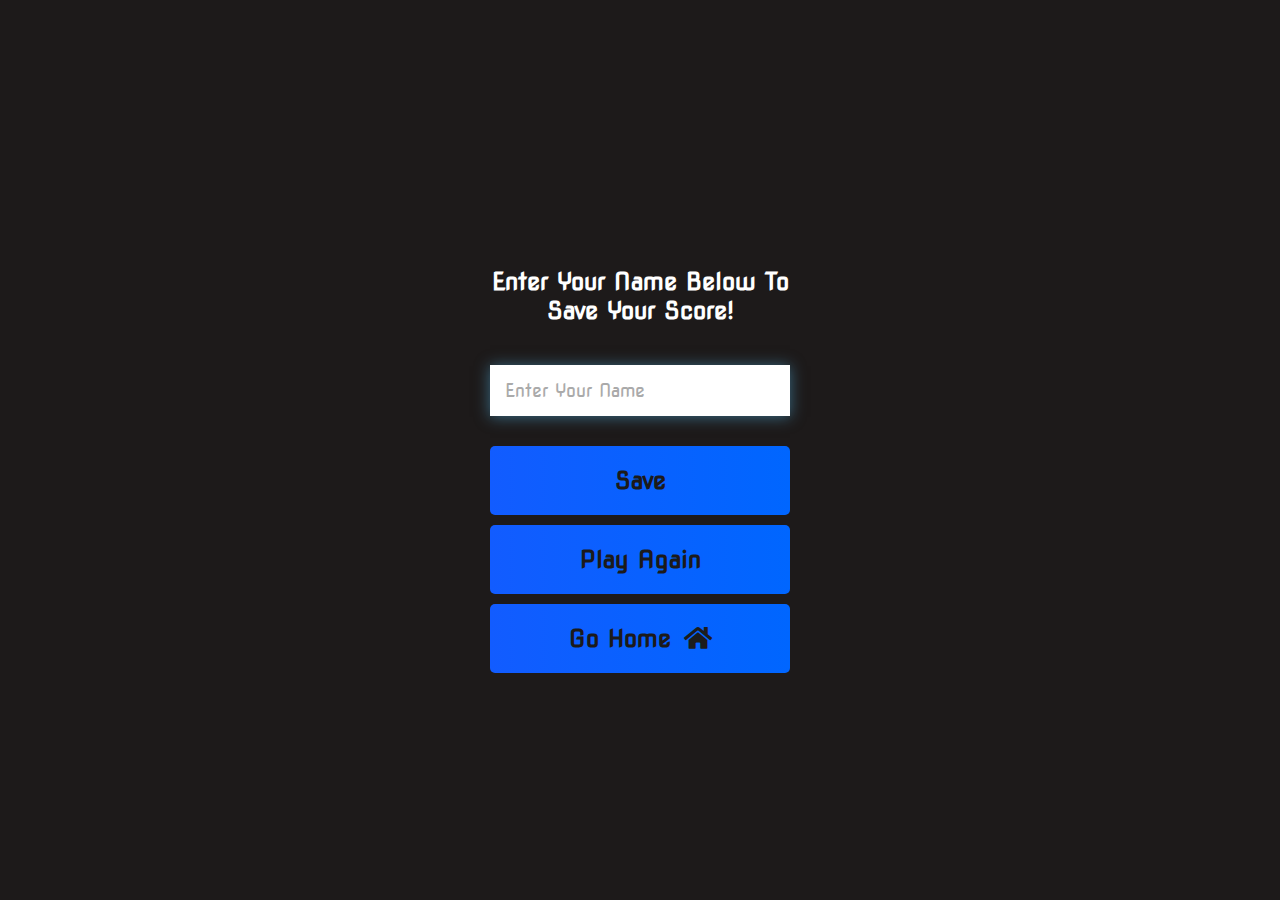
<file: end.html>
<!DOCTYPE html>
<html lang="en">
   <head>
      <meta charset="UTF-8" />
      <meta name="viewport" content="width=device-width, initial-scale=1.0" />
      <title>End</title>
         <link rel="stylesheet" href="https://cdnjs.cloudflare.com/ajax/libs/font-awesome/5.14.0/css/all.min.css"/>
         <link rel="stylesheet" href="./css/style.css">
   </head>
   <body>
      <div class="container">
         <div id="end" class="flex-column flex-center">
            <h1 id="finalScore">0</h1>
            <form class="end-form-container">
               <h2 id="end-text">Enter your name below to save your score!</h2>
               <input type="text" name="name" id="username" placeholder="Enter your name">
               <button class="btn" id="saveScoreBtn" type="submit" onClick="saveHighScore(event)" disabled>Save</button>
            </form>
            <a href="./game.html" class="btn">Play Again</a>
            <a href="./index.html" class="btn">go home <i class="fa fa-home"></i></a>
         </div>
      </div>
      <script src="js/end.js" defer></script>
   </body>
</html>
</file>
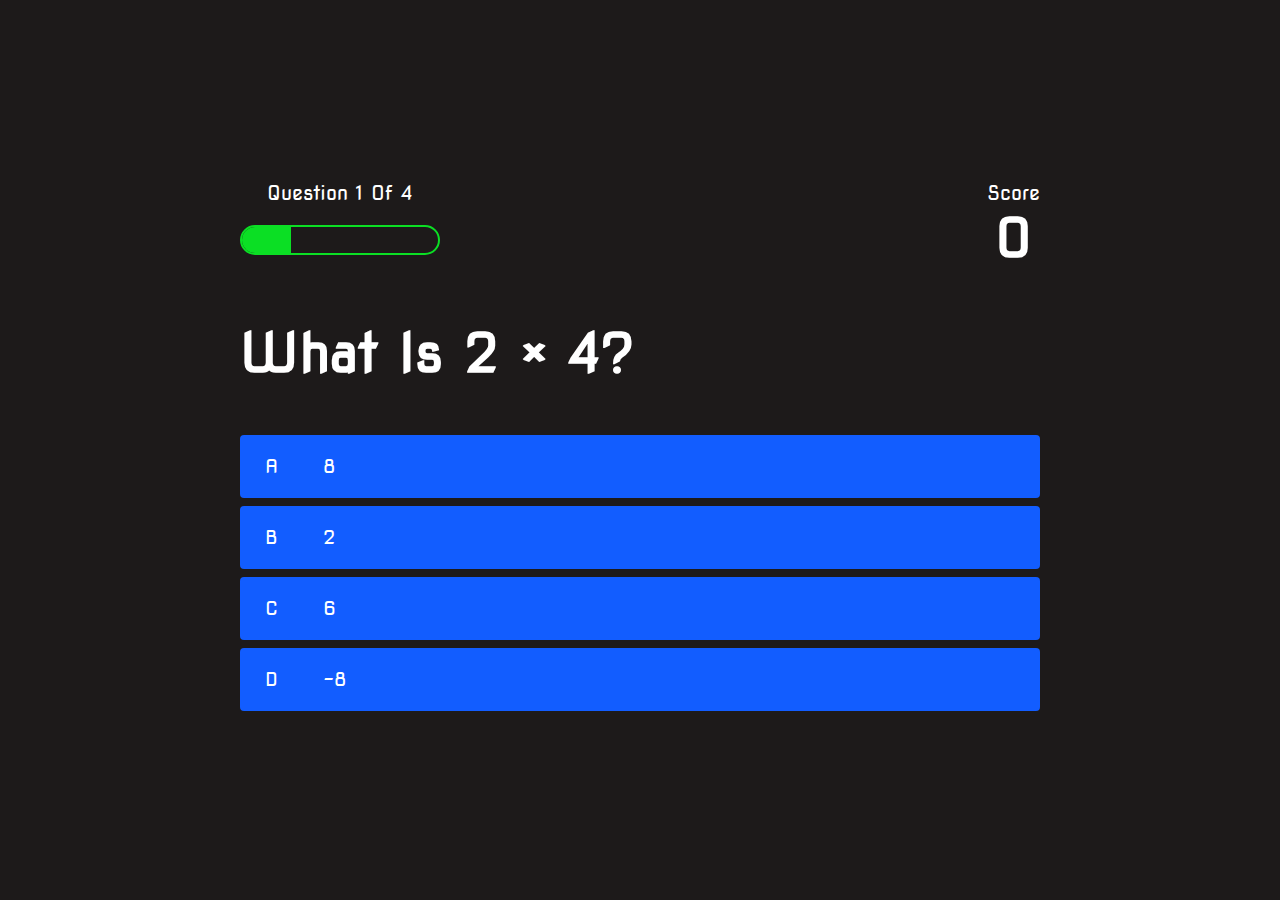
<file: game.html>
<!DOCTYPE html>
<html lang="en">
    <head>
        <meta charset="UTF-8" />
        <meta name="viewport" content="width=device-width, initial-scale=1.0" />
        <title>Javascript in one video</title>
            <link rel="stylesheet" href="https://cdnjs.cloudflare.com/ajax/libs/font-awesome/5.14.0/css/all.min.css"/>
            <link rel="stylesheet" href="css/style.css" />
            <link rel="stylesheet" href="css/game.css" />
    </head>
    <body>
        <div class="container">
            <div id="game" class="justify-center flex-column">
                <div id="hud">
                    <div class="hud-item">
                        <p id="progressText" class="hud-prefix">
                            Question
                        </p>
                        <div id="progressBar">
                            <div id="progressBarFull"></div>
                        </div>
                    </div>
                    <div class="hud-item">
                        <p id="progressText" class="hud-prefix">
                            Score
                        </p>
                        <h1 id="score" class="hud-main-text">
                            0
                        </h1>
                    </div>
                </div>
                <h1 id="question">what is the answer to this question</h1>
                <div class="choise-container">
                    <p class="choise-prefix">A</p>
                    <p class="choise-text" data-number="1">Choise 1</p>
                </div>
                <div class="choise-container">
                    <p class="choise-prefix">B</p>
                    <p class="choise-text" data-number="2">Choise 2</p>
                </div>
                <div class="choise-container">
                    <p class="choise-prefix">C</p>
                    <p class="choise-text" data-number="3">Choise 3</p>
                </div>
                <div class="choise-container">
                    <p class="choise-prefix">D</p>
                    <p class="choise-text" data-number="4">Choise 4</p>
                </div>
            </div>
        </div>
        <script src="js/data.js" defer></script>
        <script src="js/game.js" defer></script>
    </body>
</html>
</file>
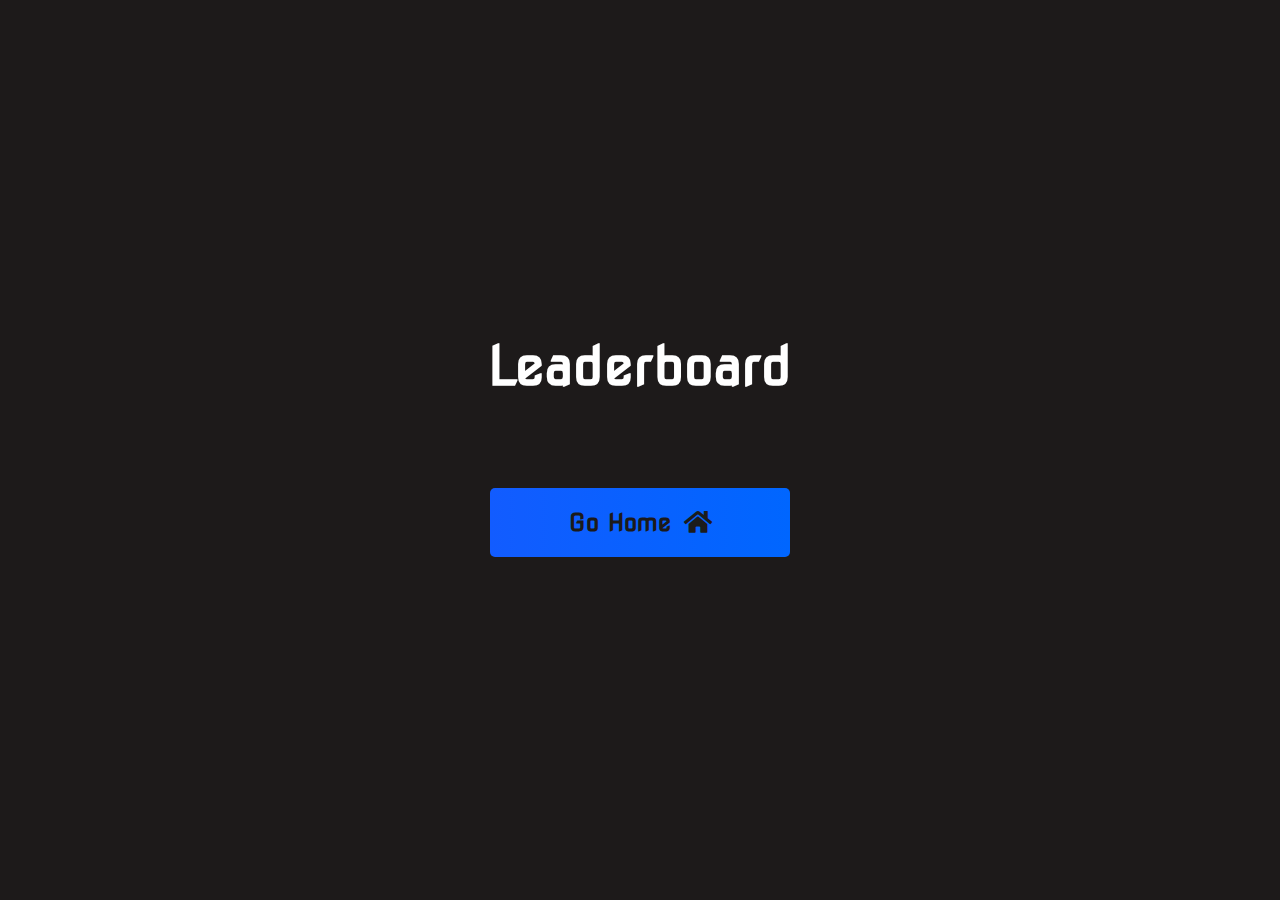
<file: highscore.html>
<!DOCTYPE html>
<html lang="en">
    <head>
        <meta charset="UTF-8" />
        <meta name="viewport" content="width=device-width, initial-scale=1.0" />
        <title>High Score</title>
            <link rel="stylesheet" href="https://cdnjs.cloudflare.com/ajax/libs/font-awesome/5.14.0/css/all.min.css"/>
            <link rel="stylesheet" href="css/style.css" />
            <link rel="stylesheet" href="css/highscore.css" />
    </head>
    <body>
        <div class="container">
            <div id="highScore" class="flex-column flex-center">
                <h1 id="finalScore">Leaderboard</h1>
                <ul id="highScoresList"></ul>
                <a href="./index.html" class="btn">Go home <i class="fa fa-home"></i></a>
            </div>
        </div>
        <script src="js/highscore.js" defer></script>
    </body>
</html>
</file>
<file: css/style.css>
@import url("https://fonts.googleapis.com/css2?family=Poppins:wght@200;400;600&display=swap");
@import url('https://fonts.googleapis.com/css2?family=Nova+Square&display=swap');

:root{
    background-color: rgb(29, 26, 26);
}

* {
    box-sizing: border-box;
    margin: 0;
    padding: 0;
    font-family: 'Nova Square',
    cursive;
    text-transform: capitalize;
    font-size: 62.5%;
}

h1{
    font-size: 5.4rem;
    color: white;
    margin-bottom: 5rem;
}

h2 {
    font-size: 4.2rem;
    margin-bottom: 4rem;
}

.container{
    width: 100vw;
    height: 100vh;
    display: flex;
    justify-content: center;
    align-items: center;
    max-width: 80rem;
    margin: 0 auto;
    padding: 2rem;
}

.flex-column{
    display: flex;
    flex-direction: column;
}

.flex-center{
    justify-content: center;
    align-items: center;
}

.text-center{
    text-align: center;
}

.justify-center{
    justify-content: center;
}

.hiden{
    display: none;
}

.btn{
    font-size: 2.4rem;
    padding: 2rem 0;
    width: 30rem;
    text-align: center;
    margin-bottom: 1rem;
    text-decoration: none;
    color: rgb(28, 26, 26);
    background: linear-gradient(90deg, rgb(18, 92, 255)0%,rgb(0,102,255)100%);
    border-radius: 5px;
    transition: transform 200ms;
    font-weight: 700;
}

.btn:hover{
    box-shadow: 0 0.4rem 1.4rem 0 rgba(18, 92, 255,0.8);
    transform: scale(1.03);
}

#highscore-btn {
    background: linear-gradient(90deg, rgb(250, 247, 9)0%, rgb(240, 221, 6)100%);
}

#highscore-btn:hover{
    box-shadow: 0 0.4rem 1.4rem 0 rgba(255, 255, 0, 0.4);
}

.fa-crown{
    font-size: 2.5rem;
    margin-left: 1rem;
}

.end-form-container{
    width: 100%;
    display: flex;
    flex-direction: column;
    align-items: center;
    max-width: 30rem;
}

input{
    margin-bottom: 1rem;
    width: 20rem;
    padding: 1.5rem;
    font-size: 1.8rem;
    border: none;
    box-shadow: 0 0.1rem 1.4rem 0 rgba(86, 185, 235, 0.5);
}

input::placeholder{
    color: #aaa;
}

#username{
    margin-bottom: 3rem;
    width: 100%;
    outline: none;
}

#end-text {
    font-size: 2.4rem;
    text-align: center;
    color: white;
}

#saveScoreBtn{
    border: none;
}

.fa-home{
    margin-left: 0.4rem;
    font-size: 2.5rem;
    color: rgb(28, 28, 28);
}

@media screen and (max-width:400px){
    #finalScore{
        font-size: 3rem;
        margin-bottom: 1.5rem;
    }

    #end-text{
        font-size: 1.9rem;
    }
}
</file>
<file: css/game.css>
body{
   color: white;
}

.choise-container{
   display: flex;
   margin-bottom: 0.8rem;
   width: 100%;
   border-radius: 4px;
   background: rgb(18, 93, 255);
   font-size: 3rem;
   min-width: 80rem;
}

.choise-container:hover{
   cursor: pointer;
   box-shadow:0 0.4rem 1.4rem 0 rgba(6, 103, 247, 0.5);
   transition: transform 200ms;
   transform: scale(1.02);
}

.choise-prefix{
   padding: 2rem 2.5rem;
   color: white;
}

.choise-text{
   padding: 2rem;
   width: 100%;
}

.correct{
   background: linear-gradient(32deg,rgba(11,223,36)0%,rgb(41,232,111)100%);
}

.incorrect {
   background: linear-gradient(32deg, rgba(230, 29, 29,1)0%, rgb(224, 11, 11,1)100%);
}

#hud{
   display: flex;
   justify-content: space-between;
}

.hud-prefix {
   text-align: center;
   font-size: 2rem;
}

.hud-main-text {
   text-align: center;
}

#progressBar {
   width: 20rem;
   height: 3rem;
   border: 0.2rem solid rgb(11,223,36);
   margin-top: 2rem;
   border-radius: 50px;
   overflow: hidden;
}

#progressBarFull {
   height: 100%;
   background: rgb(11, 223, 36);
   width: 0%;
}

@media screen and (max-width:868px){
   .choise-container{
      min-width: 40rem;
   }
   #question{
      font-size: 25px;
   }
}

@media screen and (max-width:400px) {
   .choise-container {
      min-width: 28.7rem;
   }
   .hud-main-text {
      font-size: 30px;
      margin-bottom: 10px;
   }

   #question{
      margin-bottom: 1.4rem;
      margin-top: 1.4rem;
   }
   #score{
      margin-top: 16px;
   }
}

@media screen and (max-width:290px) {
   .choise-container {
      min-width: 24.7rem;
   }

   #question {
      font-size: 18px;
   }
   h1{
      margin-left: 20px;
   }
}
</file>
<file: css/highscore.css>
body{
   color: white;
}

#highScoresList{
   list-style: none;
   margin-bottom: 4rem;
}

.high-score{
   font-size: 2.8rem;
   margin-bottom: 0.5rem;
}
</file>
